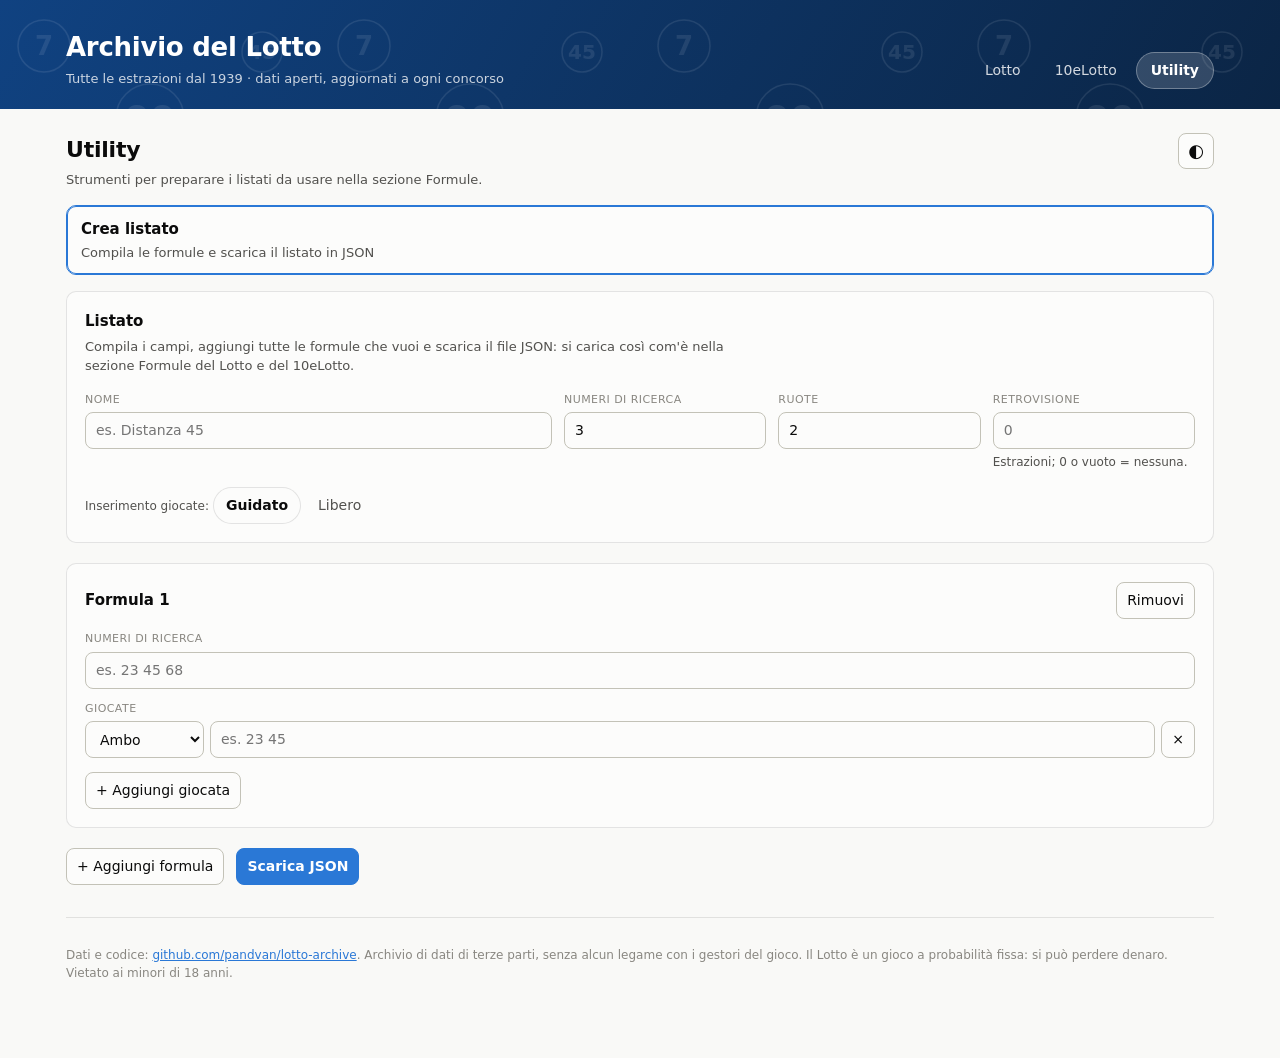
<file: web/utility.html>
<!doctype html>
<html lang="it">
<head>
<meta charset="utf-8">
<meta name="viewport" content="width=device-width, initial-scale=1">
<title>Utility — Archivio del Lotto</title>
<meta name="description" content="Strumenti per i listati di formule: crea un listato compilando i campi e scaricalo in JSON.">
<meta name="color-scheme" content="light dark">
<link rel="stylesheet" href="style.css">
</head>
<body>
<div class="banner">
  <div class="banner-in">
    <div>
      <a class="brand" href="index.html">Archivio del Lotto</a>
      <p>Tutte le estrazioni dal 1939 · dati aperti, aggiornati a ogni concorso</p>
    </div>
    <nav class="games" aria-label="Giochi">
      <a href="index.html">Lotto</a>
      <a href="10elotto.html">10eLotto</a>
      <a href="utility.html" aria-current="page">Utility</a>
    </nav>
  </div>
</div>

<div class="wrap">

  <header>
    <div class="top">
      <h1>Utility</h1>
      <button id="theme" type="button" title="Cambia tema" aria-label="Cambia tema">&#x25D0;</button>
    </div>
    <p class="sub">Strumenti per preparare i listati da usare nella sezione Formule.</p>
  </header>

  <nav class="sections" id="sections" aria-label="Sezioni"></nav>

  <main id="view"></main>

  <footer>
    <p>Dati e codice: <a href="https://github.com/pandvan/lotto-archive">github.com/pandvan/lotto-archive</a>.
      Archivio di dati di terze parti, senza alcun legame con i gestori del gioco.
      Il Lotto è un gioco a probabilità fissa: si può perdere denaro. Vietato ai minori di 18 anni.</p>
  </footer>

</div>

<script src="common.js"></script>
<script src="formula.js"></script>
<script src="utility.js"></script>
</body>
</html>
</file>
<file: web/style.css>
/* Design tokens. Light is the base; dark redefines only what changes, under both the
   OS setting and the explicit toggle, so the toggle wins in either direction. */
:root {
  color-scheme: light;

  --plane: #f9f9f7;
  --surface: #fcfcfb;
  --ink: #0b0b0b;
  --ink-2: #52514e;
  --ink-muted: #898781;
  --grid: #e1e0d9;
  --axis: #c3c2b7;
  --hairline: rgba(11, 11, 11, 0.1);

  /* Categorical slots 1 and 2: observed, and the expected reference it is read
     against. Validated as an adjacent pair in both modes. */
  --series-1: #2a78d6;
  --series-2: #eb6834;

  /* Sequential blue ramp, for the position heatmap. */
  --seq-0: #f2f5f8;
  --seq-1: #cde2fb;
  --seq-2: #9ec5f4;
  --seq-3: #6da7ec;
  --seq-4: #3987e5;
  --seq-5: #256abf;
  --seq-6: #104281;

  --good: #0ca30c;
  --warning: #fab219;
  --critical: #d03b3b;

  --radius: 10px;
  --font: system-ui, -apple-system, "Segoe UI", sans-serif;
}

@media (prefers-color-scheme: dark) {
  :root:not([data-theme="light"]) {
    color-scheme: dark;
    --plane: #0d0d0d;
    --surface: #1a1a19;
    --ink: #ffffff;
    --ink-2: #c3c2b7;
    --ink-muted: #898781;
    --grid: #2c2c2a;
    --axis: #383835;
    --hairline: rgba(255, 255, 255, 0.1);
    --series-1: #3987e5;
    --series-2: #d95926;
    --seq-0: #202024;
    --seq-1: #16314f;
    --seq-2: #184f95;
    --seq-3: #256abf;
    --seq-4: #3987e5;
    --seq-5: #6da7ec;
    --seq-6: #9ec5f4;
  }
}

:root[data-theme="dark"] {
  color-scheme: dark;
  --plane: #0d0d0d;
  --surface: #1a1a19;
  --ink: #ffffff;
  --ink-2: #c3c2b7;
  --ink-muted: #898781;
  --grid: #2c2c2a;
  --axis: #383835;
  --hairline: rgba(255, 255, 255, 0.1);
  --series-1: #3987e5;
  --series-2: #d95926;
  --seq-0: #202024;
  --seq-1: #16314f;
  --seq-2: #184f95;
  --seq-3: #256abf;
  --seq-4: #3987e5;
  --seq-5: #6da7ec;
  --seq-6: #9ec5f4;
}

* { box-sizing: border-box; }

body {
  margin: 0;
  padding: 0;
  background: var(--plane);
  color: var(--ink);
  font: 14px/1.5 var(--font);
  -webkit-text-size-adjust: 100%;
}

.wrap {
  max-width: 1180px;
  margin: 0 auto;
  padding-block: 24px 64px;
  padding-inline: 16px;
}

a { color: var(--series-1); }

/* ------------------------------------------------------------------ banner */

/* The same on every page and in both themes: the site name over a tile of faint balls,
   and the switch between the two games, each a page of its own. */
.banner {
  background: url(banner.svg), linear-gradient(120deg, #104281, #0b2545);
  color: #fff;
}

.banner-in {
  display: flex;
  flex-wrap: wrap;
  align-items: flex-end;
  justify-content: space-between;
  gap: 16px;
  max-width: 1180px;
  margin: 0 auto;
  padding: 28px 16px 20px;
}

.brand {
  color: #fff;
  font-size: 26px;
  font-weight: 700;
  letter-spacing: -0.01em;
  text-decoration: none;
}

.banner p { margin: 2px 0 0; color: rgba(255, 255, 255, 0.78); font-size: 13px; }

.games { display: flex; gap: 4px; }

.games a {
  padding: 7px 14px;
  border: 1px solid transparent;
  border-radius: 999px;
  color: rgba(255, 255, 255, 0.82);
  text-decoration: none;
}

.games a:hover { background: rgba(255, 255, 255, 0.1); }

.games a[aria-current="page"] {
  background: rgba(255, 255, 255, 0.16);
  border-color: rgba(255, 255, 255, 0.3);
  color: #fff;
  font-weight: 600;
}

.banner a:focus-visible { outline: 2px solid #fff; outline-offset: 2px; }

/* ------------------------------------------------------------------ header */

.top {
  display: flex;
  align-items: flex-start;
  justify-content: space-between;
  gap: 12px;
}

#theme { flex: none; width: 36px; height: 36px; padding: 0; font-size: 18px; line-height: 1; }

header h1 {
  margin: 0 0 4px;
  font-size: 22px;
  letter-spacing: -0.01em;
}

.sub {
  margin: 0;
  color: var(--ink-2);
  font-size: 13px;
}

.latest {
  margin-top: 16px;
  padding: 14px 16px;
  background: var(--surface);
  border: 1px solid var(--hairline);
  border-radius: var(--radius);
}

.latest h2 {
  margin: 0 0 10px;
  font-size: 13px;
  font-weight: 600;
  color: var(--ink-2);
}

.latest-grid {
  clear: both;
  display: grid;
  grid-template-columns: repeat(auto-fill, minmax(250px, 1fr));
  gap: 8px 18px;
}

/* One wheel per row, whatever the width. */
.latest-grid.column { grid-template-columns: 1fr; }

#latest-layout {
  float: right;
  display: flex;
  margin-bottom: 14px;
  padding: 5px;
}

/* The icon shows the layout the button switches to. */
#latest-layout[aria-pressed="false"] .as-grid,
#latest-layout[aria-pressed="true"] .as-column { display: none; }

.latest-row {
  display: flex;
  align-items: center;
  gap: 8px;
  min-width: 0;
}

.latest-row .wheel {
  flex: 0 0 76px;
  color: var(--ink-2);
  font-size: 12px;
}

.ball {
  display: inline-flex;
  align-items: center;
  justify-content: center;
  min-width: 26px;
  height: 26px;
  padding: 0 5px;
  border-radius: 50%;
  background: var(--seq-1);
  color: var(--ink);
  font-size: 12px;
  font-variant-numeric: tabular-nums;
}

:root[data-theme="dark"] .ball,
:root:not([data-theme="light"]) .ball { color: var(--ink); }

/* ----------------------------------------------------------------- sections */

/* The switch between the two halves of the page, a level above the statistics' tabs. */
.sections {
  display: grid;
  grid-template-columns: repeat(auto-fit, minmax(220px, 1fr));
  gap: 12px;
  margin-top: 16px;
}

.sections button {
  display: flex;
  flex-direction: column;
  gap: 2px;
  padding: 12px 14px;
  border-radius: var(--radius);
  text-align: left;
}

.sections button b { font-size: 15px; }
.sections button span { color: var(--ink-2); font-size: 13px; }

.sections button[aria-current="page"] {
  border-color: var(--series-1);
  box-shadow: inset 0 0 0 1px var(--series-1);
}

/* Without the filters in between, the view would sit right against the sections. */
.filters[hidden] ~ main { margin-top: 16px; }

/* ------------------------------------------------------------------- notice */

.notice {
  margin-top: 16px;
  padding: 12px 14px;
  border: 1px solid var(--hairline);
  border-left: 3px solid var(--warning);
  border-radius: var(--radius);
  background: var(--surface);
  color: var(--ink-2);
  font-size: 13px;
}

.notice strong { color: var(--ink); }
.notice p { margin: 0 0 6px; }
.notice p:last-child { margin: 0; }

/* ------------------------------------------------------------------ filters */

.filters {
  position: sticky;
  top: 0;
  z-index: 5;
  display: flex;
  flex-wrap: wrap;
  align-items: flex-end;
  gap: 12px;
  margin: 20px 0 0;
  padding: 12px 0;
  background: var(--plane);
  border-bottom: 1px solid var(--hairline);
}

.field {
  display: flex;
  flex-direction: column;
  gap: 4px;
}

.field label {
  color: var(--ink-muted);
  font-size: 11px;
  text-transform: uppercase;
  letter-spacing: 0.04em;
}

select,
input[type="number"],
input[type="search"],
input[type="text"],
textarea,
button {
  font: inherit;
  color: var(--ink);
  background: var(--surface);
  border: 1px solid var(--axis);
  border-radius: 8px;
  padding: 7px 10px;
  cursor: pointer;
}

select:focus-visible,
button:focus-visible,
[tabindex]:focus-visible {
  outline: 2px solid var(--series-1);
  outline-offset: 2px;
}

[hidden] { display: none !important; }

/* --------------------------------------------------------------------- tabs */

.tabs {
  display: flex;
  flex-wrap: wrap;
  gap: 4px;
  margin: 16px 0 20px;
}

.tabs button {
  border: 1px solid transparent;
  background: transparent;
  color: var(--ink-2);
  padding: 7px 12px;
  border-radius: 999px;
}

.tabs button:hover { background: var(--surface); }

.tabs button[aria-selected="true"] {
  background: var(--surface);
  border-color: var(--hairline);
  color: var(--ink);
  font-weight: 600;
}

/* -------------------------------------------------------------------- cards */

.card {
  background: var(--surface);
  border: 1px solid var(--hairline);
  border-radius: var(--radius);
  padding: 18px;
  margin-bottom: 20px;
}

.card > h2 {
  margin: 0 0 4px;
  font-size: 15px;
}

.card > .help {
  margin: 0 0 16px;
  color: var(--ink-2);
  font-size: 13px;
  max-width: 78ch;
}

.grid-2 {
  display: grid;
  grid-template-columns: repeat(auto-fit, minmax(300px, 1fr));
  gap: 20px;
}

/* -------------------------------------------------------------------- tiles */

.tiles {
  display: grid;
  grid-template-columns: repeat(auto-fit, minmax(140px, 1fr));
  gap: 14px;
  margin-bottom: 18px;
}

.tile {
  padding: 12px 14px;
  border: 1px solid var(--hairline);
  border-radius: var(--radius);
}

.tile .k {
  display: block;
  color: var(--ink-muted);
  font-size: 11px;
  text-transform: uppercase;
  letter-spacing: 0.04em;
}

.tile .v {
  font-size: 24px;
  line-height: 1.2;
}

.tile .n {
  display: block;
  color: var(--ink-2);
  font-size: 12px;
}

/* ------------------------------------------------------------------- tables */

.scroll { overflow-x: auto; }

table {
  width: 100%;
  border-collapse: collapse;
  font-variant-numeric: tabular-nums;
}

th, td {
  padding: 7px 10px;
  text-align: right;
  border-bottom: 1px solid var(--grid);
  white-space: nowrap;
}

th:first-child, td:first-child { text-align: left; }

thead th {
  position: sticky;
  top: 0;
  background: var(--surface);
  color: var(--ink-2);
  font-size: 12px;
  font-weight: 600;
  border-bottom: 1px solid var(--axis);
}

th[aria-sort] { cursor: pointer; user-select: none; }
th[aria-sort]:hover { color: var(--ink); }
th[aria-sort="descending"]::after { content: " \25BC"; font-size: 9px; }
th[aria-sort="ascending"]::after { content: " \25B2"; font-size: 9px; }

tbody tr:hover { background: color-mix(in srgb, var(--series-1) 7%, transparent); }

td.num { font-weight: 600; }
td.dim { color: var(--ink-muted); }
.over { color: var(--series-1); }
.under { color: var(--series-2); }

/* --------------------------------------------------------------- tabellone */

/* The grid scrolls inside its own box, both ways, under a header that stays put. */
.grid-box {
  overflow: auto;
  max-height: 80vh;
  border: 1px solid var(--axis);
  border-radius: 6px;
}

.grid-box .help { margin: 12px; }

/* Separate borders: with collapsed ones a sticky cell leaves its border behind. */
.grid { width: auto; border-collapse: separate; border-spacing: 0; }

.grid th, .grid td {
  padding: 0;
  text-align: center;
  border-bottom: 1px solid var(--grid);
  border-right: 1px solid var(--grid);
}

.grid .edge { border-left: 1px solid var(--axis); }

.grid thead th { z-index: 3; color: var(--ink); }
.grid thead tr:first-child th { height: 36px; padding: 0 4px; font-size: 11px; letter-spacing: 0.06em; text-transform: uppercase; }
.grid thead tr:last-child th { top: 36px; height: 20px; color: var(--ink-muted); font-size: 10px; font-weight: 400; }
.grid thead small { display: block; color: var(--ink-muted); font-size: 9px; font-weight: 400; letter-spacing: 0; text-transform: none; }
.grid thead th.on { color: var(--series-1); }
.grid thead th.rail { left: 0; z-index: 5; }

/* The delay, always in view. */
.grid tbody th {
  position: sticky;
  left: 0;
  z-index: 2;
  min-width: 44px;
  padding: 0 8px 0 5px;
  text-align: right;
  font-size: 11px;
  border-right: 1px solid var(--axis);
  background: var(--tier, var(--surface));
}

.grid td { min-width: 27px; height: 22px; font-size: 12px; font-weight: 600; }
.grid td.full { background: var(--tier-cell, transparent); }
/* Past a wheel's longest delay there is nothing left to place. */
.grid td.out { background: var(--plane); opacity: 0.5; }

/* One step per tier, mixed into the surface so it holds in both themes. */
.grid .t1, .swatch.t1 { --tier: color-mix(in srgb, var(--warning) 22%, var(--surface)); --tier-cell: color-mix(in srgb, var(--warning) 10%, var(--surface)); }
.grid .t2, .swatch.t2 { --tier: color-mix(in srgb, var(--warning) 45%, var(--surface)); --tier-cell: color-mix(in srgb, var(--warning) 22%, var(--surface)); }
.grid .t3, .swatch.t3 { --tier: color-mix(in srgb, var(--warning) 70%, var(--surface)); --tier-cell: color-mix(in srgb, var(--warning) 36%, var(--surface)); }
.grid .t4, .swatch.t4 { --tier: color-mix(in srgb, var(--series-2) 60%, var(--surface)); --tier-cell: color-mix(in srgb, var(--series-2) 32%, var(--surface)); }
.grid .t5, .swatch.t5 { --tier: color-mix(in srgb, var(--critical) 65%, var(--surface)); --tier-cell: color-mix(in srgb, var(--critical) 36%, var(--surface)); }
.swatch[class*=" t"] { background: var(--tier); }

/* ------------------------------------------------------------------- charts */

figure {
  margin: 0;
}

figcaption {
  margin-bottom: 10px;
  color: var(--ink-2);
  font-size: 13px;
}

svg { display: block; width: 100%; height: auto; overflow: visible; }

.gridline { stroke: var(--grid); stroke-width: 1; }
.axis { stroke: var(--axis); stroke-width: 1; }
.tick { fill: var(--ink-muted); font-size: 10px; }
.bar { fill: var(--series-1); }
.bar-down { fill: var(--series-2); }
.bar-hit { fill: transparent; cursor: pointer; }
.bar-hit:hover + .bar, .bar-hit:focus-visible + .bar { fill: var(--series-2); }
.expected-mark { stroke: var(--series-2); stroke-width: 2; }
.label { fill: var(--ink-2); font-size: 10px; font-variant-numeric: tabular-nums; }

.legend {
  display: flex;
  flex-wrap: wrap;
  gap: 14px;
  margin: 10px 0 0;
  color: var(--ink-2);
  font-size: 12px;
}

.legend span { display: inline-flex; align-items: center; gap: 6px; }

.swatch {
  width: 11px;
  height: 11px;
  border-radius: 3px;
  background: var(--series-1);
}

.swatch.down { background: var(--series-2); }

.swatch.ref {
  height: 3px;
  border-radius: 2px;
  background: var(--series-2);
}

.tip {
  position: fixed;
  z-index: 20;
  max-width: 260px;
  padding: 7px 10px;
  border-radius: 8px;
  border: 1px solid var(--hairline);
  background: var(--surface);
  color: var(--ink);
  font-size: 12px;
  line-height: 1.45;
  box-shadow: 0 6px 20px rgba(0, 0, 0, 0.16);
  pointer-events: none;
}

.tip[hidden] { display: none; }
.tip b { font-variant-numeric: tabular-nums; }

/* ------------------------------------------------------------------ heatmap */

.heat-cell { stroke: var(--surface); stroke-width: 2; }

.scale {
  display: flex;
  align-items: center;
  gap: 8px;
  margin-top: 10px;
  color: var(--ink-2);
  font-size: 12px;
}

.scale .steps { display: flex; }
.scale .steps i { width: 22px; height: 11px; }

/* -------------------------------------------------------------- number grid */

.numgrid {
  display: grid;
  grid-template-columns: repeat(auto-fill, minmax(38px, 1fr));
  gap: 6px;
}

.numgrid button {
  padding: 7px 0;
  text-align: center;
  font-variant-numeric: tabular-nums;
}

.numgrid button[aria-pressed="true"] {
  background: var(--series-1);
  border-color: var(--series-1);
  color: #fff;
  font-weight: 600;
}

/* ----------------------------------------------------------------- formulas */

.groups { display: flex; flex-wrap: wrap; gap: 12px; }

.groups fieldset {
  display: flex;
  flex-wrap: wrap;
  align-items: flex-end;
  gap: 12px 16px;
  min-width: 0;
  margin: 0;
  padding: 8px 14px 12px;
  border: 1px solid var(--hairline);
  border-radius: var(--radius);
}

.groups legend { padding: 0 6px; color: var(--ink-2); font-size: 12px; font-weight: 600; }

.checks { display: flex; flex-direction: column; }
.check { display: inline-flex; align-items: center; gap: 6px; padding: 2px 0; cursor: pointer; }

input[type="file"] { font: inherit; color: var(--ink); width: 230px; max-width: 100%; padding: 6px 0; }

details { border-top: 1px solid var(--grid); }
details > summary { padding: 9px 0; cursor: pointer; font-variant-numeric: tabular-nums; }
details > summary .found { margin-left: 10px; }
details > summary button.link { margin-left: 10px; }
details > .scroll { margin-bottom: 12px; }

.findings td, .findings th { text-align: left; vertical-align: top; }
.findings tbody tr { cursor: pointer; }
.findings .bets { white-space: normal; }
.found { display: inline-flex; align-items: center; gap: 4px; margin-right: 12px; }
.kind { display: inline-block; min-width: 68px; color: var(--ink-muted); font-size: 12px; }
.bets > div { display: flex; flex-wrap: wrap; align-items: center; gap: 4px 0; margin-bottom: 4px; }
.bet { display: inline-flex; gap: 4px; margin-right: 12px; }
.findings .bets > div { flex-wrap: nowrap; align-items: flex-start; }
.findings .kind { line-height: 28px; }
.stack { display: flex; flex-direction: column; align-items: flex-start; gap: 4px; }
.dirty { color: var(--critical); }
.bet.dirty { margin-right: 6px; }

/* A bet's numbers: white while it is clean, red and barred once it is dirty.
   The .findings prefix is there to outweigh the themed .ball colour above. */
.findings .bet .ball { background: #fff; color: #0b0b0b; border: 1px solid var(--axis); }

.findings .bet.dirty .ball {
  position: relative;
  background: var(--critical);
  border-color: var(--critical);
  color: #fff;
}

/* The oblique bar of a "do not play" sign, drawn over the number. */
.findings .bet.dirty .ball::after {
  content: "";
  position: absolute;
  inset: 0;
  border-radius: 50%;
  background: linear-gradient(to top right,
    transparent calc(50% - 1px), #0b0b0b calc(50% - 1px) calc(50% + 1px), transparent calc(50% + 1px));
}

button.link {
  padding: 0;
  border: 0;
  background: none;
  color: var(--series-1);
  text-decoration: underline;
}

button.link.dirty { margin-right: 10px; color: var(--critical); }

.outcome { color: var(--ink-muted); font-size: 13px; }
.outcome.open { color: var(--ink-2); font-style: italic; }
button.link.outcome.won { color: var(--good); font-weight: 600; }
input[type="number"] { width: 84px; cursor: text; }

dialog {
  max-width: min(560px, calc(100vw - 32px));
  padding: 18px;
  border: 1px solid var(--hairline);
  border-radius: var(--radius);
  background: var(--surface);
  color: var(--ink);
}

dialog::backdrop { background: rgba(0, 0, 0, 0.45); }
dialog h2 { margin: 0 0 4px; font-size: 15px; }
dialog .help { margin: 0 0 12px; color: var(--ink-2); font-size: 13px; }
dialog form { margin-top: 14px; text-align: right; }

/* In the formula's details each bet is its own capsule, so two ambi never read as one row. */
dialog .bets > div { gap: 6px 0; margin-bottom: 8px; }
dialog .bet { margin-right: 8px; padding: 3px; border: 1px solid var(--axis); border-radius: 999px; }

.matrix td, .matrix thead th:not(:first-child) { text-align: center; }
.matrix td.hit { background: var(--series-1); color: #fff; font-weight: 600; }
.matrix td.hit.iso { background: #104281; }

/* -------------------------------------------------------------------- misc */

.verdict {
  display: inline-flex;
  align-items: center;
  gap: 6px;
  font-size: 13px;
}

.verdict::before { font-size: 13px; }
.verdict.ok { color: var(--good); }
.verdict.ok::before { content: "\2713"; }
.verdict.no { color: var(--critical); }
.verdict.no::before { content: "\2717"; }
.verdict.watch { color: var(--critical); }
.verdict.watch::before { content: "\26A0"; }

/* ---------------------------------------------------------------- 10eLotto */

.balls { display: flex; flex-wrap: wrap; gap: 4px; }
.latest .balls + h2 { margin-top: 14px; }

/* The .balls prefix is there to outweigh the themed .ball colour above. */
.balls .ball.gold, .legend .ball.gold { background: var(--warning); color: #0b0b0b; font-weight: 600; }
.balls .ball.gold2, .legend .ball.gold2 { box-shadow: inset 0 0 0 2px var(--warning); font-weight: 600; }
.balls .ball.hit, .archive .ball.hit, .draw-card .ball.hit { outline: 2px solid var(--series-1); outline-offset: 1px; }
.balls.extra .ball { background: transparent; border: 1px solid var(--axis); }
.legend .ball { min-width: 14px; height: 14px; padding: 0; }

.draws th, .draws td { text-align: left; white-space: normal; vertical-align: top; }
/* Ten balls a row for the numbers, and the same width for the Extra. */
.draws .balls { width: 296px; }

/* The Lotto draws: a wheel per column, its five numbers in drawing order. */
.archive th, .archive td { text-align: left; }
.card h3 { margin: 18px 0 4px; font-size: 14px; }
.card h3 + .help { margin: 0 0 10px; color: var(--ink-2); font-size: 13px; }
.archive .ball { margin-right: 4px; }

/* The draws one by one, each as it is printed. */
.draw-cards { display: grid; grid-template-columns: repeat(auto-fill, minmax(270px, 1fr)); gap: 12px; }
.draw-card { padding: 10px 12px; border: 1px solid var(--hairline); border-radius: var(--radius); }
.draw-card h4 { display: flex; justify-content: space-between; margin: 0 0 6px; font-size: 13px; }
.draw-card h4 span { color: var(--ink-2); font-weight: 400; }
.draw-card .matrix { width: 100%; }
.draw-card th, .draw-card td { padding: 2px 4px; border-bottom: 0; }
.draw-card thead th { position: static; }

footer {
  margin-top: 32px;
  padding-top: 16px;
  border-top: 1px solid var(--hairline);
  color: var(--ink-muted);
  font-size: 12px;
}

.unavailable {
  padding: 14px;
  border: 1px dashed var(--axis);
  border-radius: var(--radius);
  color: var(--ink-2);
  font-size: 13px;
}

/* ---------------------------------------------------------- listing builder */

.form-row { display: flex; flex-wrap: wrap; align-items: flex-start; gap: 12px; }
.form-row .field { flex: 1 1 120px; }
.form-row .field:first-child { flex: 3 1 220px; }
.formula .field { margin-top: 12px; }
.formula .top { align-items: center; }
.formula .top h2 { margin: 0; font-size: 15px; }
.sections + main { margin-top: 16px; }
.card .tabs { align-items: center; margin: 16px 0 0; }
.formula textarea { width: 100%; box-sizing: border-box; cursor: text; }
.formula input[type="text"], .form-row input[type="text"] { cursor: text; min-width: 0; }
.bet-row { display: grid; grid-template-columns: 8.5em 1fr auto; gap: 6px; margin-bottom: 6px; }
.bet-row .error { grid-column: 1 / -1; }
.hint { color: var(--ink-2); font-size: 12px; }
.error { color: var(--critical); font-size: 12px; }
.error:empty { display: none; }
.invalid { border-color: var(--critical) !important; }
.actions { margin-bottom: 20px; }
.actions .hint { margin: 8px 0 0; }
button.primary { background: var(--series-1); border-color: var(--series-1); color: #fff; font-weight: 600; }

@media (max-width: 560px) {
  .filters { position: static; }
  .field { flex: 1 1 140px; }
  .field select { width: 100%; }
}
</file>
